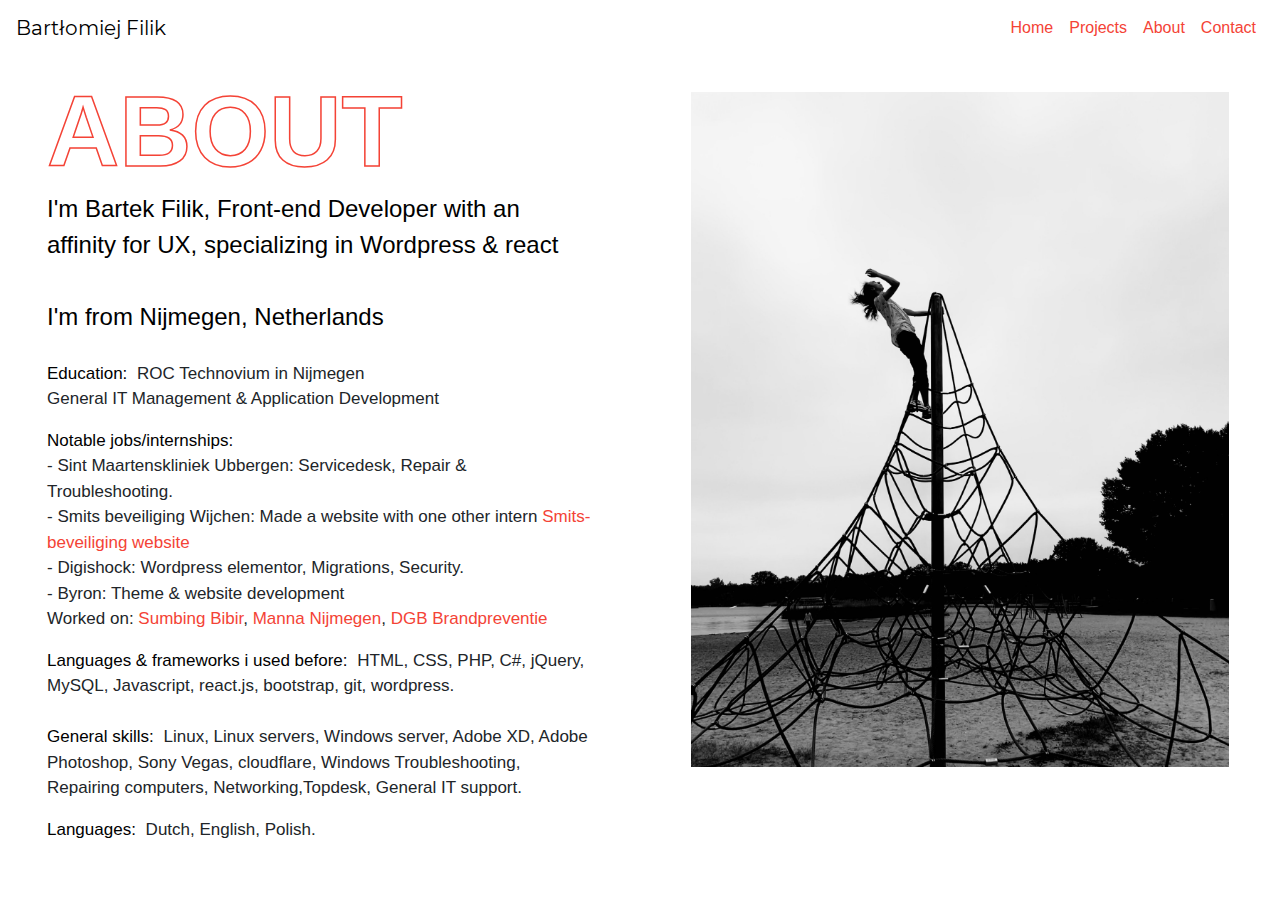
<file: about.html>
<!DOCTYPE html>
<html lang="en">
    <head>
        <link rel="icon" href="/img/favicon.ico">
        <link rel="stylesheet" type="text/css" href="normalize.css">
        <link rel="stylesheet" type="text/css" href="/css/index.css">
        <link rel="stylesheet" type="text/css" href="/css/top-tab.css">
        <link rel="stylesheet" href="css/bootstrap.min.css">
        <script src="/js/jquery.slim.min.js"></script>
        <script src="/js/bootstrap.bundle.min.js"></script>
        <meta property="og:title" content="Bartek Filik">
        <meta name="author" content="Enthousiastic Programmer/Webdev">
        <meta property="og:type" content="Website">
        <meta property="og:url" content="https://bartflk.com/">
        <meta property="og:site_name" content="Bartek Filik">
        <meta property="og:description" content="I'm Bartek Filik, an enthousiastic Programmer/Webdev that loves to create cool stuff. Im currently studying Application development at ROC Technovium. I'm from Nijmegen, Netherlands">
        <meta name="keywords" content="Webdev,Graphics,Student,Front-end Development,Programming">
        <meta charset="UTF-8">
        <meta name="viewport" content="width=device-width, initial-scale=0.8, shrink-to-fit=no">
        <script src="https://ajax.googleapis.com/ajax/libs/jquery/3.5.1/jquery.min.js"></script>
        <style>
            @import url('https://fonts.googleapis.com/css2?family=Montserrat:wght@400;500;600;700;800&display=swap');
        </style>
    <title>Bartek Filik</title>
    </head>
<body>
    <header id="site-header" >    
        <nav class="navbar navbar-expand-lg navbar-dark " >
  
              <a class="navbar-brand">Bartłomiej Filik</a>
              <button class="navbar-toggler" style="color:black!important; background-color: black;" type="button" data-toggle="collapse" data-target="#navbarResponsive" aria-controls="navbarResponsive" aria-expanded="false" aria-label="Toggle navigation">
                    <span  class="navbar-toggler-icon"></span>
                  </button>
              <div class="collapse navbar-collapse" id="navbarResponsive">
                <ul class="navbar-nav ml-auto">
                  <li class="nav-item">
                    <a class="nav-link" style="color:black;" href="index.html">Home</a>
                  </li>
                  <li class="nav-item">
                    <a class="nav-link" style="color:black;" href="https://github.com/bartflk?tab=repositories">Projects</a>
                  </li>
                  <li class="nav-item">
                    <a class="nav-link" style="color:black;" href="about.html">About</a>
                  </li>
                  <li class="nav-item">
                    <a class="nav-link" style="color:black;" href="contact.html">Contact</a>
                  </li>
                </ul>
              </div>
            </div>
          </nav>
    </header>

    <container>
            <div class="row">
                <div class="col-lg-6 col-md-12" >
                    <div class="margindiv">
                    <div class="projects-title">
                        <p><span id="title-text">ABOUT</span></p>
                        </div>
                        <div class="projects">
                        <br>
                        <p> I'm Bartek Filik, Front-end Developer with an affinity for UX, specializing in Wordpress & react
                            <br>
                          <br>I'm from Nijmegen, Netherlands
                        </span>
                        </p>
                        </div>
                        <div class="more-info">
                            <br>
                        <p>
                          <span style="color:black;font-weight: 500;padding-right:5px;">Education:</span>
                           ROC Technovium in Nijmegen <br> General IT Management & Application Development</p>
                        <p>
                          <p>
                            <span style="color:black;font-weight: 500;padding-right:5px;">Notable jobs/internships:</span><br>
                            - Sint Maartenskliniek Ubbergen: Servicedesk, Repair & Troubleshooting.  <br>
                            - Smits beveiliging Wijchen: Made a website with one other intern <a href="https://smits-beveiliging.nl/home">Smits-beveiliging website</a><br>
                            - Digishock: Wordpress elementor, Migrations, Security. <br>
                            - Byron: Theme & website development <br>
                            Worked on:
                            <a href="https://bibir.brandedbybyron.nl/">Sumbing Bibir</a>,
                            <a href="https://kerst-nijmegen.nl/ ">Manna Nijmegen</a>,
                            <a href="https://dgbrandpreventie.nl/ ">DGB Brandpreventie</a><br>
                            
                          </p>
                          <p>
                          <span style="color:black;font-weight: 500;padding-right:5px;">Languages & frameworks i used before:</span>
                           HTML, CSS, PHP, C#, jQuery, MySQL, Javascript, react.js, bootstrap, git, wordpress.
                           <br>
                           <br>
                           <span style="color:black;font-weight: 500;padding-right:5px;">General skills:</span>
                           Linux, Linux servers, Windows server, Adobe XD, Adobe Photoshop, Sony Vegas, cloudflare,
                           Windows Troubleshooting, Repairing computers, Networking,Topdesk, General IT support.</p>
                        <p>
                          <span style="color:black;font-weight: 500;padding-right:5px;">Languages:</span>
                          Dutch, English, Polish.</p>
                        </div>
                </div>
            </div>
                <div class="col-lg-6 d-none d-lg-block">
                    <div class="box-image">
                        <div class="imageabout"></div>
                    </div>
                </div>
            </div>

    </container>
</body>
</html>
</file>
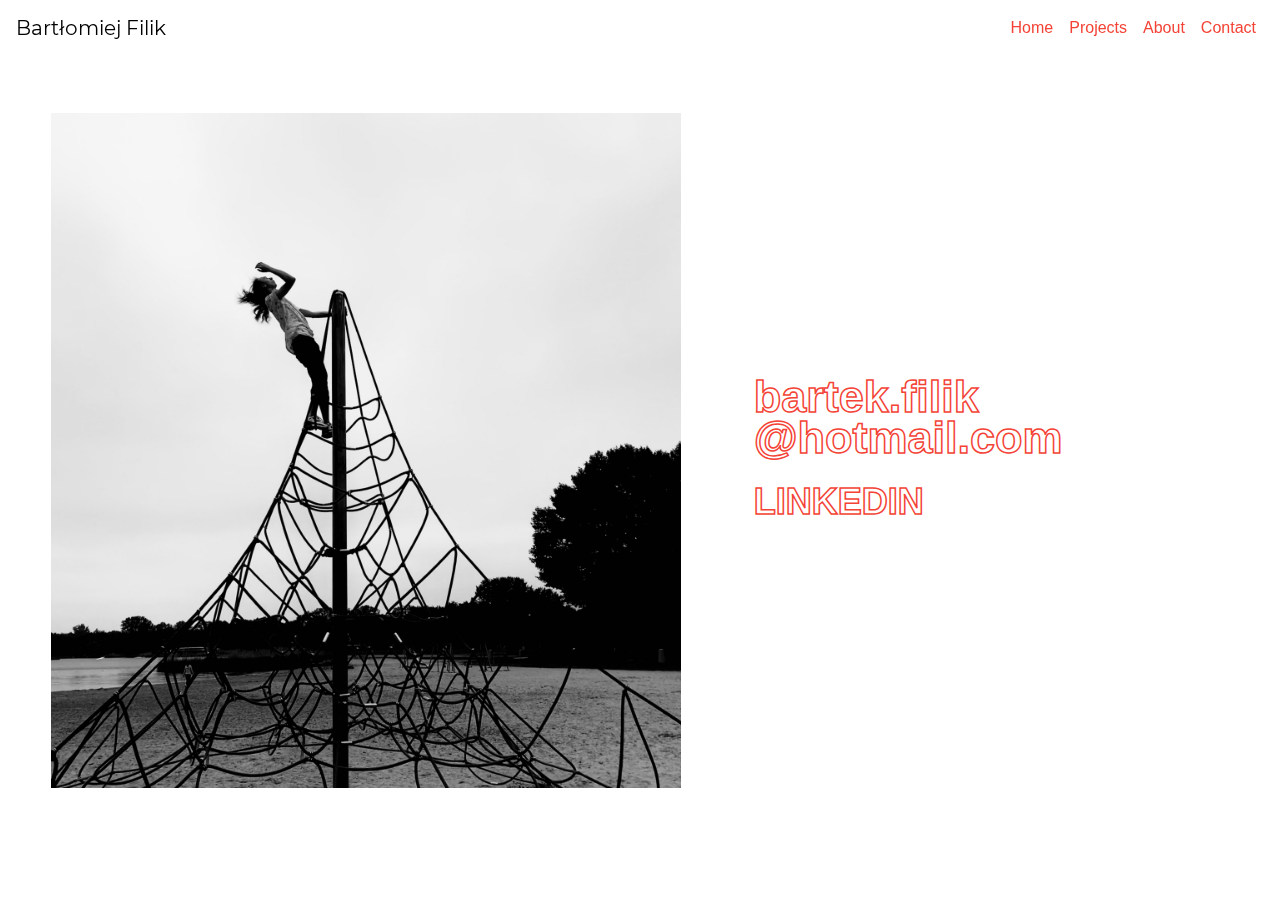
<file: contact.html>
<!DOCTYPE html>
<html lang="en">
    <head>
      <link rel="icon" href="/img/favicon.ico">
      <link rel="stylesheet" type="text/css" href="normalize.css">
      <link rel="stylesheet" type="text/css" href="/css/index.css">
      <link rel="stylesheet" type="text/css" href="/css/top-tab.css">
      <link rel="stylesheet" href="css/bootstrap.min.css">
      <script src="/js/jquery.slim.min.js"></script>
      <script src="/js/bootstrap.bundle.min.js"></script>
        <meta property="og:title" content="Bartek Filik">
        <meta name="author" content="Enthousiastic Programmer/Webdev">
        <meta property="og:type" content="Website">
        <meta property="og:url" content="https://bartflk.com/">
        <meta property="og:site_name" content="Bartek Filik">
        <meta property="og:description" content="I'm Bartek Filik, an enthousiastic Programmer/Webdev that loves to create cool stuff. Im currently studying Application development at ROC Technovium. I'm from Nijmegen, Netherlands">
        <meta name="keywords" content="Webdev,Graphics,Student,Front-end Development,Programming">
        <meta charset="UTF-8">
        <meta name="viewport" content="width=device-width, initial-scale=0.8, shrink-to-fit=no">
        <script src="https://ajax.googleapis.com/ajax/libs/jquery/3.5.1/jquery.min.js"></script>
        <style>
            @import url('https://fonts.googleapis.com/css2?family=Montserrat:wght@400;500;600;700;800&display=swap');
        </style>
    <title>Bartek Filik</title>
    </head>
<body>
    <header id="site-header" >    
      <nav class="navbar navbar-expand-lg navbar-dark  fixed-top" >
        <a class="navbar-brand">Bartłomiej Filik</a>
        <button class="navbar-toggler" style="color:black!important; background-color: black;" type="button" data-toggle="collapse" data-target="#navbarResponsive" aria-controls="navbarResponsive" aria-expanded="false" aria-label="Toggle navigation">
              <span class="navbar-toggler-icon"></span>
            </button>
        <div class="collapse navbar-collapse" id="navbarResponsive">
          <ul class="navbar-nav ml-auto">
            <li class="nav-item">
              <a class="nav-link" style="color:black;" href="index.html">Home</a>
            </li>
            <li class="nav-item">
              <a class="nav-link" style="color:black;" href="https://github.com/bartflk?tab=repositories">Projects</a>
            </li>
            <li class="nav-item">
              <a class="nav-link" style="color:black;" href="about.html">About</a>
            </li>
            <li class="nav-item">
              <a class="nav-link" style="color:black;" href="contact.html">Contact</a>
            </li>
          </ul>
        </div>
      </div>
    </nav>
    </header>
    <container>
        <main>  
          <div class="container">
            <div class="container-left">
              <div class="container-left-1">  
                <div class="box-image" >
                  <div class="image"></div>
                </div> 
              </div> 
            </div>
              <div class="container-right">
                <div class="projects"> 
                  <div class="contact-email">
                    <p><span id="contact-email-id">bartek.filik<br></span>
                      @hotmail.com</p>
                      <br>
                      <div class="contact-linkedin">
                          <a href="https://www.linkedin.com/in/bartek-filik-3697a817b/"><p style="color: transparent!important;font-size: 4vh;">Linkedin</p></a>   
                      </div>
                    </div>  
                  </div>
                </div>
           </div>
        </main>
    </container>
</body>
</html>
</file>
<file: css/index.css>
html{
    height: 100%;
    width: 100%;
}
.container {
    width: 80%;
    height: 100%;
    margin: auto;
    display: flex;
    justify-content: space-between;
    max-width: 1500px!important;
}
main {
    width: 100%;
    height: 100%;
}
.masthead {
  font-family: 'Montserrat', sans-serif !important;
  height: 50px;
  min-height: 500px;
  background-size: cover;
  background-position: center;
  background-repeat: no-repeat;
}
body {
  height:100%;
  width: 100%;
}
.row{
  margin: 0px !important;
}
@font-face {
  font-family: Montserrat;
  src: url('/font/Montserrat-Regular.ttf');
}
.mcheadder{
  font-family: Montserrat !important;
  position: absolute;
  top: 50%;
  left: 50%;
  transform: translate(-50%, -50%);
  color: white;
  background-color:rgba(0, 0, 0, 0.4);
  padding:8px;
}
.maintext{
  text-align: center;
  font-size: 20px !important;
  font-family: Montserrat !important;
  color:black!important;
  padding-top: 30px;
  padding-bottom: 30px;
  margin-bottom: 15px;
  height: 100%;
}
.navbar-brand{
  font-family: Montserrat !important;
  color:black!important;
}
.navbar-link{
  font-family: Montserrat !important;
  color:black!important;
}
.image-containter {
    margin: auto;
    display: flex;
    width: 100vh;
    height: 75vh;
}
.image-box {
    width: 100%;
    height: 100vh;
    margin: auto;
    display: flex;
    position: absolute;
    }
    .image {
        width: 70vh;
        height: 75vh;
        background: url(/img/main.jpg);
        background-size: cover;
        background-position: center;

    }
    .imageabout {
      width: 100%;
      height: 75vh;
      background: url(/img/main.jpg);
      background-size: cover;
      background-position: center;
  }
    .text {
        width: 100%;
        height: 100vh;
        display: flex;
        position: absolute;
    }
    .text-box {
        position: relative;
        max-width: 800px;
        width: 100%;
        height: 85vh;
        margin: auto;
    }
    .text-box-2 {
        float: right;
        width: 50%;
        height: 75vh;
        display: flex;
        justify-content: flex-end;
        flex-direction: column;
    }
    .text-designer {
        width: 100%;
    }
    .text-designer-sub {
        display: flex;
        align-items: center;
        width: 40vh;
        padding-bottom: 1vh;
        padding-top: 1vh;
    }
    .text-links a {
        line-height: 1;
        margin: 0;
        font-size: 8vh;
        font-weight: 800;
        color: transparent;
        -webkit-text-stroke: 1.5px #F44336;
        text-decoration: none;
        text-transform: uppercase;
    }
    p {
        display: block;
        margin-block-start: 1em;
        margin-block-end: 1em;
        margin-inline-start: 0px;
        margin-inline-end: 0px;
    }
    .text-designer p {
        line-height: 1;
        margin: 0;
        font-size: 9vh;
        font-weight: 700;
        color: black;
    }
      .text-links a:hover{
        color: #F44336;
        -webkit-text-stroke: 0px #F44336;
      }
      .text-links a::selection{
        color: transparent;
        -webkit-text-stroke: 1px black;
      }
      .container-left {
        width: 65%;
        height: 100vh;
        display: flex;
        justify-content: center;
        align-items: center;
        flex-direction: column;
    }
    .container-left-1 {
      height: 90vh;
      display: flex;
      flex-direction: column;
      justify-content: space-around;
      width: 100%;
  }
    .container-right {
      width: 45%;
      height: 100vh;
      display: flex;
      justify-content: center;
      align-items: center;
      flex-direction: column;
  }
  #title-text {
    color: transparent;
    -webkit-text-stroke: 1.5px #F44336;
}

.more-info {
  font-size: 17px!important;
}
.projects-title{
  width: auto;
  display: flex;
  height: 111px;
}
.projects-title p{
  margin: 0;
  font-size: 100px;
  font-weight: 900;
  margin: auto;
  width: 100%;
}
.projects{
  width: 100%;
  max-width: 550px;
  height:auto;
}
.projects p{
  color: black;
  margin: 0px;
  font-weight: 500;
  font-size: 24px;
}
.contact-email p {
  font-weight: 800;
  color: transparent;
  font-size: 5vh;
  -webkit-text-stroke: 1.5px #F44336;
  line-height: 4.5vh;
}
.projects a {
  color: transparent;
  font-size: 4vh;
  transition: 0.2s all ease-in-out;
  -webkit-text-stroke: 1.5px #F44336;
  text-decoration: none;
  font-weight: 800;
  text-transform: uppercase;
}
.contact-linkedin {
  width: 100%;
  margin: auto;

}
a {
  background-color: transparent;
}

::selection {
  color: #F44336;
}
.container{
  height: 100%;
  width: 100%;
}
.margindiv{
  padding-left: 2em;
  padding-right: 2rem;
}
.box-image{
  padding: 4vh;
}

/* Large devices (laptops/desktops, 992px and up) */
@media only screen and (max-width: 950px) {
  .box-image {  
    display: none;
   }
 }
 @media only screen and (max-width: 700px) {
  .container-left {
    display: none;
  }
  .container-right{
    width: 100%;
  }
}
@media only screen and (max-width: 700px) {
  .text-box-2 {
    float: left;
    width: 80%;
    
  }
  .image-box{
    border-right-width: 15px;
    right: 0px;
    width: auto;
  }
  .image-containter{
    width: 100%;
  }
}

a{
  color: #F44336!important;

}
</file>
<file: css/top-tab.css>
.top-tab{
    display:none;
    z-index:3;
    width:100%; 
    margin:auto;
    position:fixed;
    display:flex;
    justify-content:flex-end;
    font-family: "Poppins",sans-serif;
  }
  .top-tab-box{
    position:relative;
    width:100%;
    max-width:400px;
    height:25px;
    margin-top: 25px;
    display:flex;
   
    color:black;
    font-size:14px;
    font-weight:500;
    text-transform:uppercase;
  }
  .tab-home,.tab-aboutme,.tab-projects,.tab-contact{
    text-align:center;
    margin-left:15px;
    margin-right:15px;
    height:25px;
    opacity:1;
  }
  .top-tab-box a{
    transition:0.2s ease-in-out color;
    outline: none; 
  }
  .top-tab-box a:link{
    color: black;
    text-decoration:none;
  }
  .top-tab-box a:visited{color: black;}
  .top-tab-box a:hover{
    transition: 0.2s cubic-bezier(0.22, 0.61, 0.36, 1) color;
    color:#F44336;
    border-bottom:0px #F44336 solid;
  }
  .top-tab-box a:focus{
    color:#F44336;
    border-bottom:0px #F44336 solid;
  }
  .top-tab-box a:active{color:#F44336;}
  .tab-home a::selection,.tab-aboutme a::selection,.tab-projects a::selection,.tab-contact a::selection{
  text-decoration: none;}
  
  
  /*RESPONSIVE Version */
  @media only screen and (max-width: 600px) {
  .top-tab{
    z-index:10;
    width:100%;
    margin:auto;
    padding-top:15px;
    height:35px;
    position:fixed;
  }
  .top-tab-box{
    position:relative;
    width:95%;
    max-width:100%;
    height:35px;
    margin:auto;
    display:flex;
    justify-content:space-between;
  } 
  .tab-home,.tab-aboutme,.tab-projects,.tab-contact{
    align-items:center;
    height:26px;
   
    text-transform:uppercase;
    font-size:14px;
    font-weight:600;
    letter-spacing:0.1em;
    cursor:pointer;
    opacity:1;
    transition:0.2s ease-in border-bottom;
    margin-left:15px;
    margin-right:15px;
  }
  }
  /*RESPONSIVE version */
</file>
